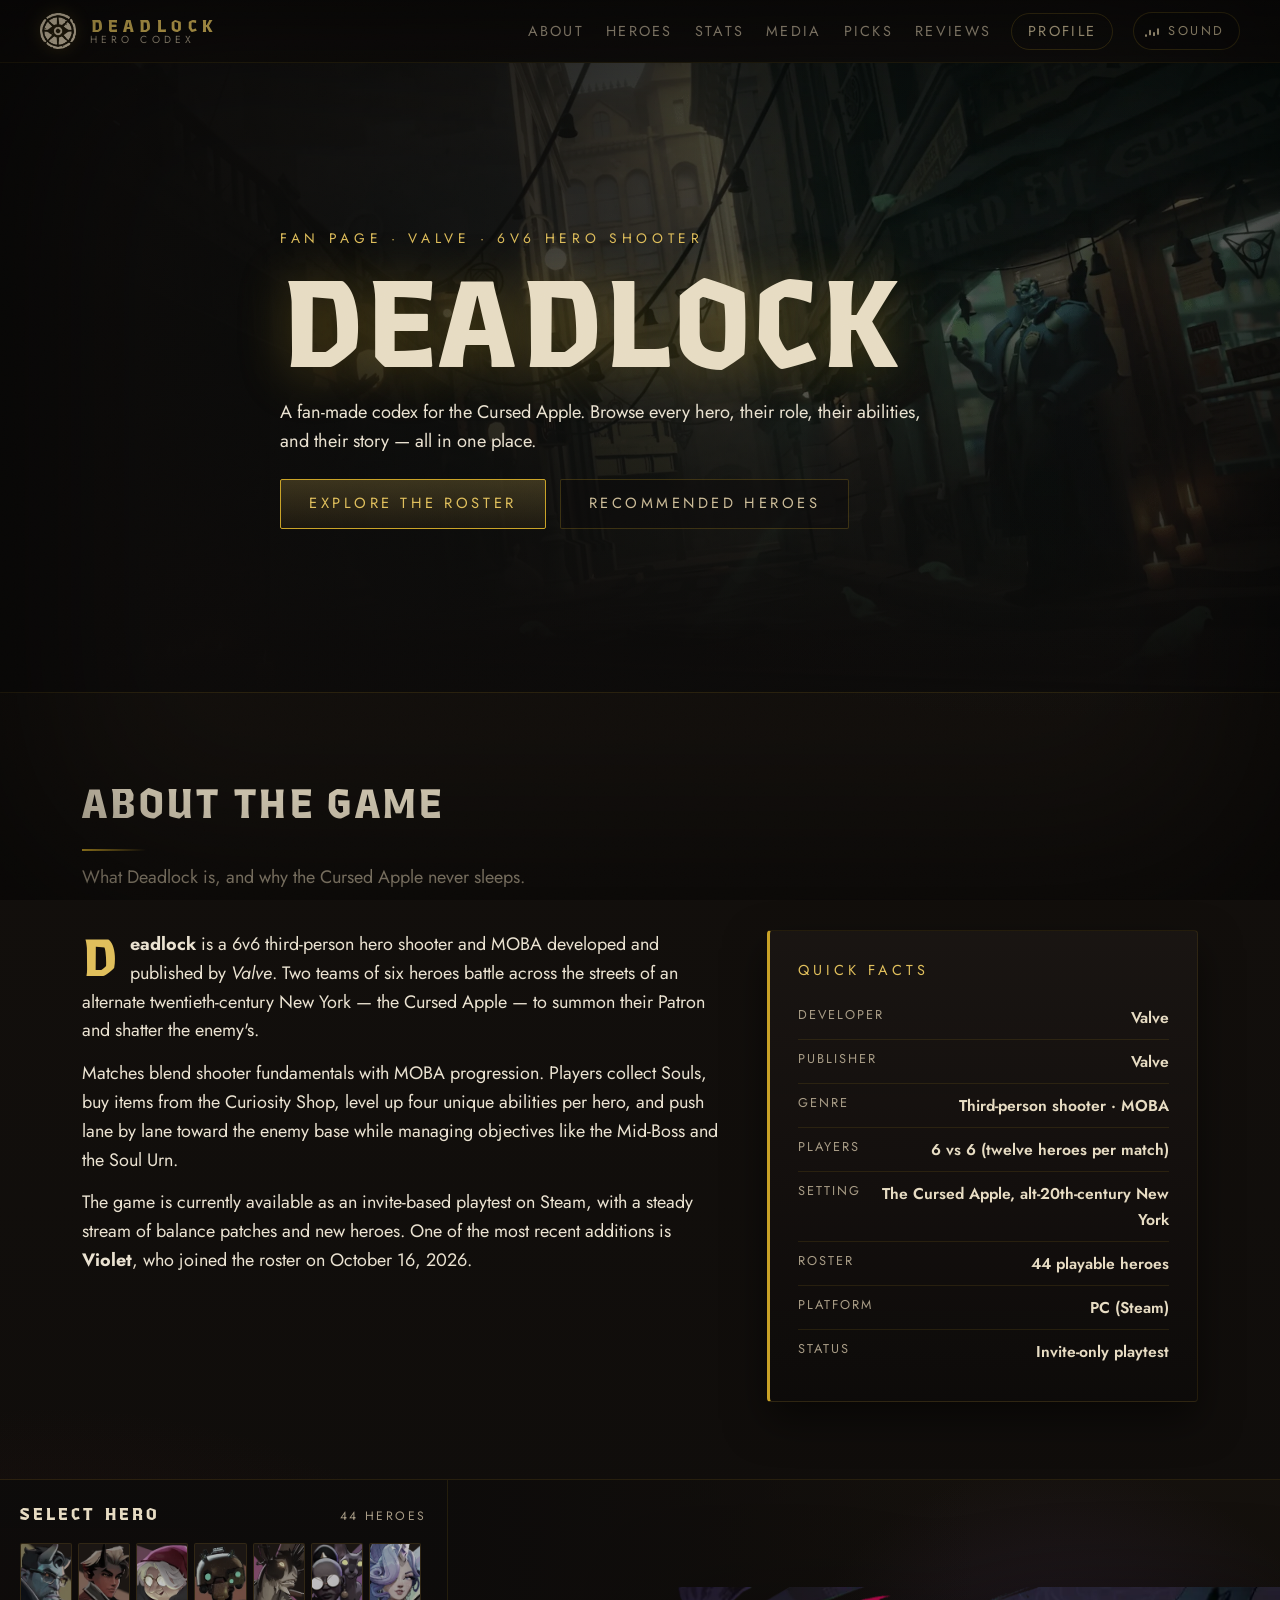
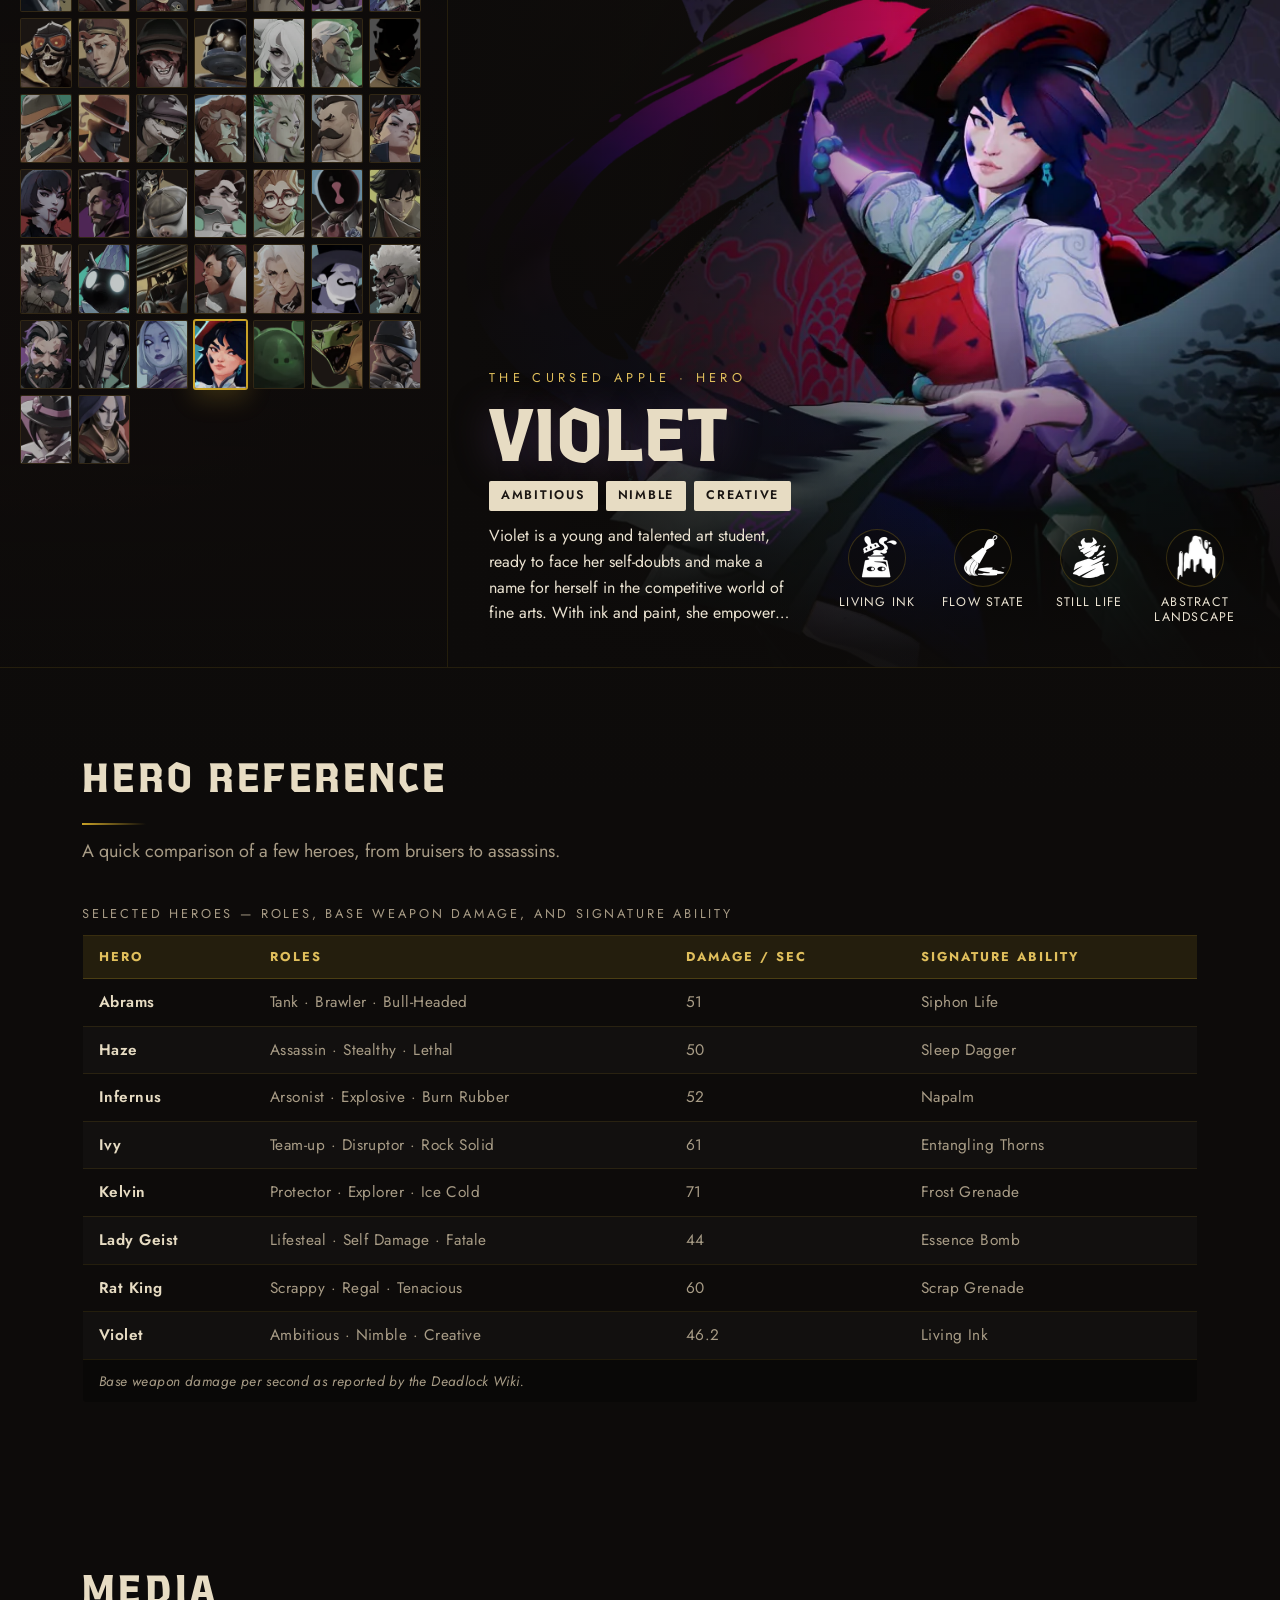
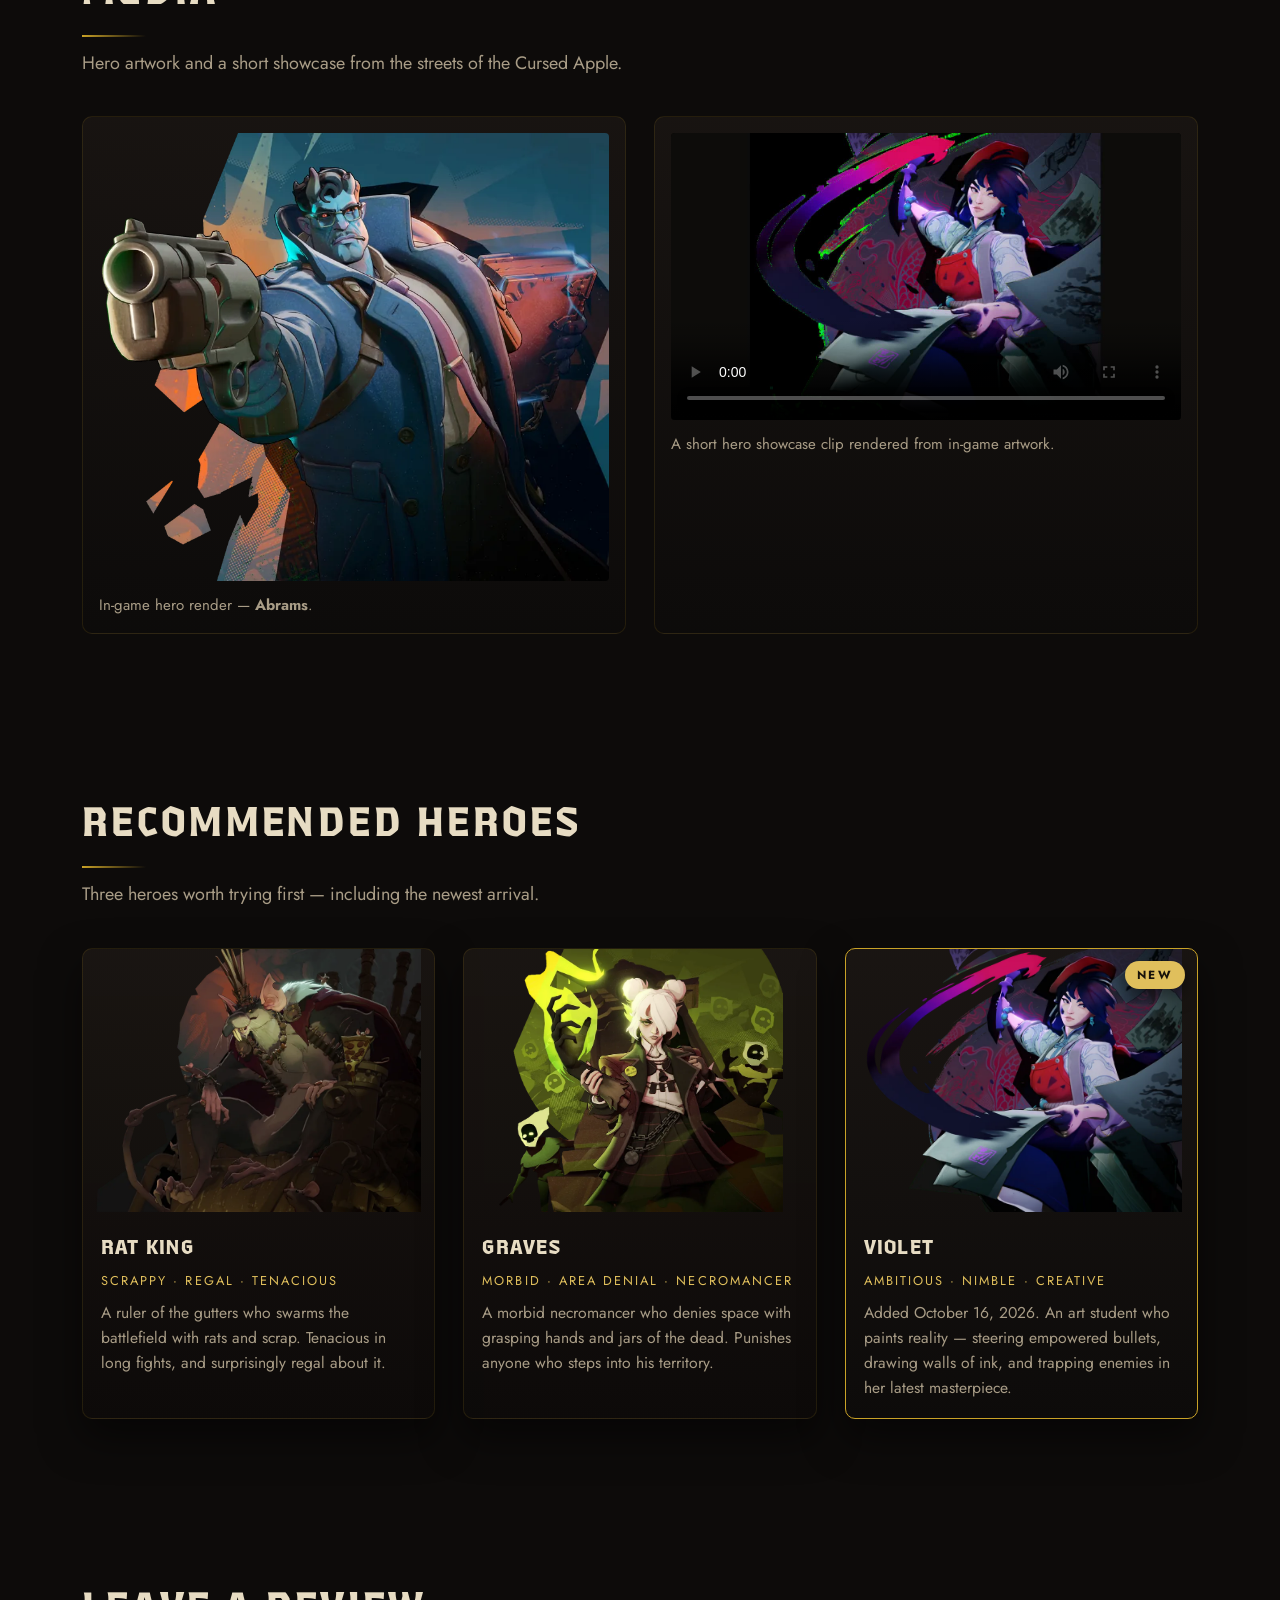
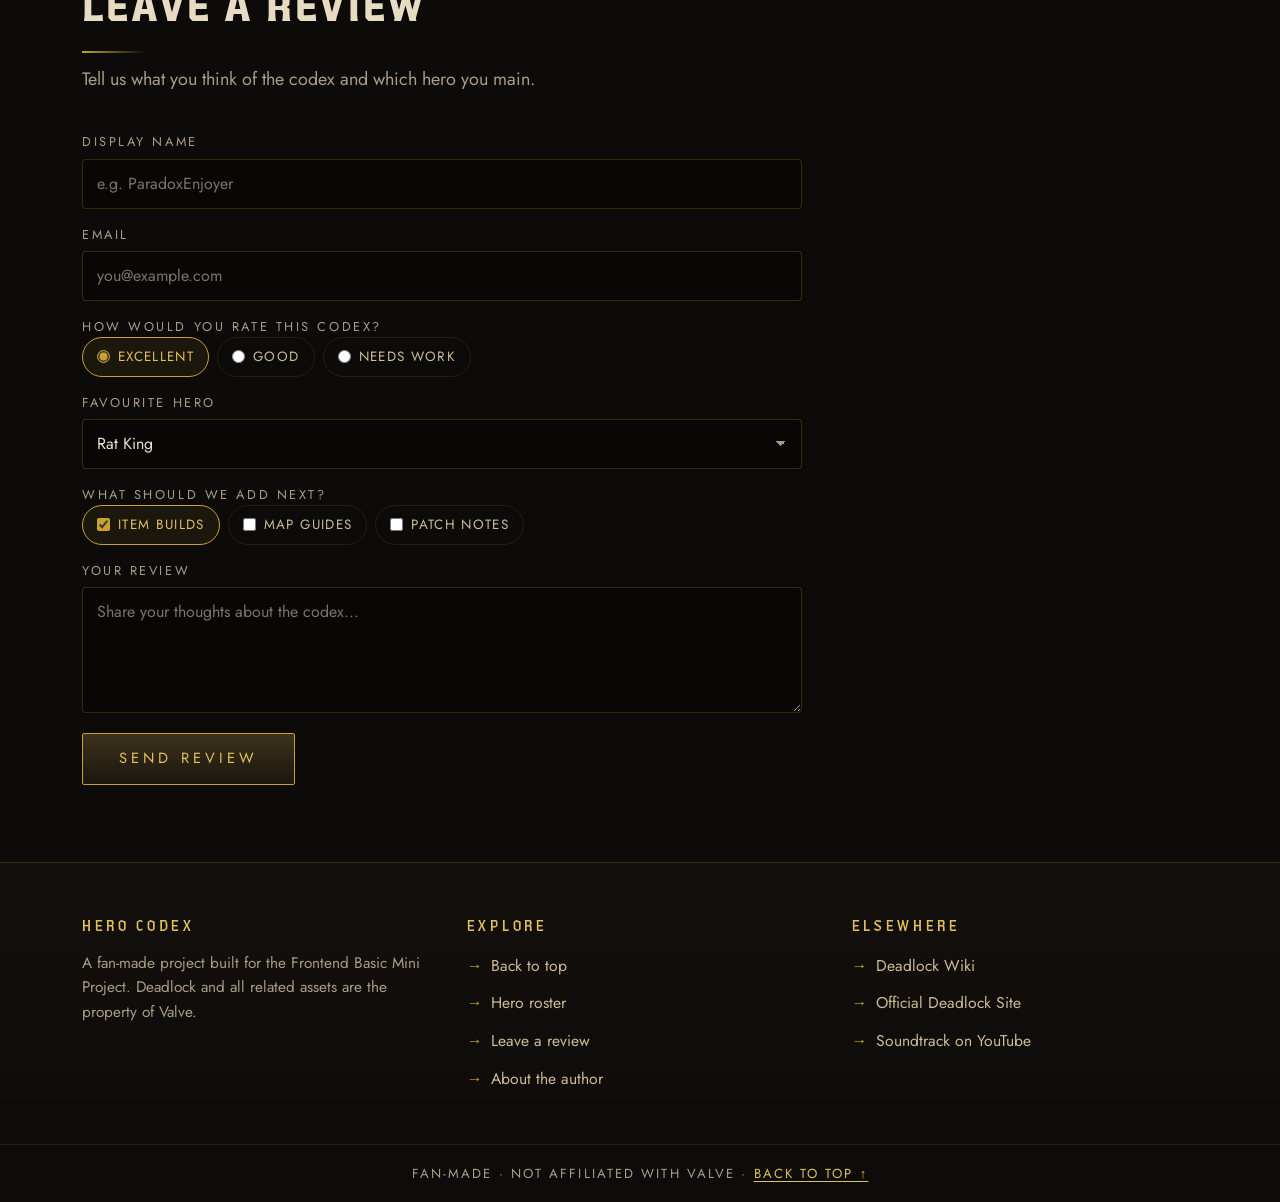
<file: index.html>
<!DOCTYPE html>
<html lang="en">
  <head>
    <meta charset="UTF-8" />
    <meta name="viewport" content="width=device-width, initial-scale=1.0" />
    <title>Deadlock — Hero Codex Fan Page</title>
    <meta
      name="description"
      content="A fan page for Deadlock by Valve: browse every hero, their roles, signature abilities, game facts, and recommended picks."
    />
    <link rel="preconnect" href="https://fonts.googleapis.com" />
    <link rel="preconnect" href="https://fonts.gstatic.com" crossorigin />
    <link
      href="https://fonts.googleapis.com/css2?family=Jost:ital,wght@0,400;0,500;0,600;0,700;1,400&display=swap"
      rel="stylesheet"
    />
    <link rel="icon" href="assets/logo.webp" type="image/webp" />
    <link rel="stylesheet" href="css/reset.css" />
    <link rel="stylesheet" href="css/style.css" />
  </head>
  <body id="top">
    <header class="site-header">
      <a class="brand" href="#top" aria-label="Deadlock Hero Codex — back to top">
        <img class="brand__mark" src="assets/logo.webp" alt="" aria-hidden="true" />
        <span class="brand__text">
          <span class="brand__word">Deadlock</span>
          <span class="brand__sub">Hero Codex</span>
        </span>
      </a>

      <nav class="site-nav" aria-label="Main navigation">
        <a class="site-nav__link" href="#about">About</a>
        <a class="site-nav__link" href="#roster">Heroes</a>
        <a class="site-nav__link" href="#stats">Stats</a>
        <a class="site-nav__link" href="#media">Media</a>
        <a class="site-nav__link" href="#picks">Picks</a>
        <a class="site-nav__link" href="#review">Reviews</a>
        <a class="site-nav__link site-nav__link--cta" href="profile.html">Profile</a>
      </nav>

      <button
        class="bgm-toggle"
        id="bgm-toggle"
        type="button"
        aria-pressed="false"
        aria-label="Toggle background music"
      >
        <span class="bgm-toggle__bars" aria-hidden="true"><i></i><i></i><i></i><i></i></span>
        <span class="bgm-toggle__label">Sound</span>
      </button>
    </header>

    <main>
      <section class="hero" aria-label="Introduction">
        <div class="hero__bg" aria-hidden="true">
          <img src="assets/third-eye-supply.webp" alt="" />
        </div>
        <div class="hero__content">
          <p class="hero__eyebrow">Fan Page · Valve · 6v6 Hero Shooter</p>
          <h1 class="hero__title">Deadlock</h1>
          <p class="hero__tagline">
            A fan-made codex for the Cursed Apple. Browse every hero, their role, their abilities, and
            their story — all in one place.
          </p>
          <div class="hero__actions">
            <a class="btn" href="#roster">Explore the Roster</a>
            <a class="btn btn--ghost" href="#picks">Recommended Heroes</a>
          </div>
        </div>
      </section>

      <section class="section" id="about">
        <header class="section__head">
          <h2 class="section__title">About the Game</h2>
          <p class="section__sub">What Deadlock is, and why the Cursed Apple never sleeps.</p>
        </header>

        <div class="about">
          <div class="about__text">
            <p>
              <strong>Deadlock</strong> is a 6v6 third-person hero shooter and MOBA developed and published
              by <em>Valve</em>. Two teams of six heroes battle across the streets of an alternate
              twentieth-century New York — the Cursed Apple — to summon their Patron and shatter the
              enemy's.
            </p>
            <p>
              Matches blend shooter fundamentals with MOBA progression. Players collect Souls, buy items
              from the Curiosity Shop, level up four unique abilities per hero, and push lane by lane
              toward the enemy base while managing objectives like the Mid-Boss and the Soul Urn.
            </p>
            <p>
              The game is currently available as an invite-based playtest on Steam, with a steady stream of
              balance patches and new heroes. One of the most recent additions is
              <strong>Violet</strong>, who joined the roster on October 16, 2026.
            </p>
          </div>

          <aside class="about__facts" aria-label="Quick facts">
            <h3 class="about__facts-title">Quick Facts</h3>
            <ul class="fact-list">
              <li><span>Developer</span><b>Valve</b></li>
              <li><span>Publisher</span><b>Valve</b></li>
              <li><span>Genre</span><b>Third-person shooter · MOBA</b></li>
              <li><span>Players</span><b>6 vs 6 (twelve heroes per match)</b></li>
              <li><span>Setting</span><b>The Cursed Apple, alt-20th-century New York</b></li>
              <li><span>Roster</span><b>44 playable heroes</b></li>
              <li><span>Platform</span><b>PC (Steam)</b></li>
              <li><span>Status</span><b>Invite-only playtest</b></li>
            </ul>
          </aside>
        </div>
      </section>

      <section class="select" id="roster">
        <div class="select__side">
          <header class="select__head">
            <h2 class="select__title">Select Hero</h2>
            <span class="select__count">44 Heroes</span>
          </header>

          <ul class="roster__grid" id="roster-list">
            <li class="roster__cell"><button type="button" class="hero-tile" data-slug="abrams" aria-pressed="false" title="Abrams"><img src="character/abrams.webp" alt="Abrams" width="300" height="400" loading="lazy" /></button></li>
            <li class="roster__cell"><button type="button" class="hero-tile" data-slug="apollo" aria-pressed="false" title="Apollo"><img src="character/apollo.webp" alt="Apollo" width="300" height="400" loading="lazy" /></button></li>
            <li class="roster__cell"><button type="button" class="hero-tile" data-slug="baba" aria-pressed="false" title="Baba"><img src="character/baba.webp" alt="Baba" width="300" height="400" loading="lazy" /></button></li>
            <li class="roster__cell"><button type="button" class="hero-tile" data-slug="bebop" aria-pressed="false" title="Bebop"><img src="character/bebop.webp" alt="Bebop" width="300" height="400" loading="lazy" /></button></li>
            <li class="roster__cell"><button type="button" class="hero-tile" data-slug="billy" aria-pressed="false" title="Billy"><img src="character/billy.webp" alt="Billy" width="300" height="400" loading="lazy" /></button></li>
            <li class="roster__cell"><button type="button" class="hero-tile" data-slug="calico" aria-pressed="false" title="Calico"><img src="character/calico.webp" alt="Calico" width="300" height="400" loading="lazy" /></button></li>
            <li class="roster__cell"><button type="button" class="hero-tile" data-slug="celeste" aria-pressed="false" title="Celeste"><img src="character/celeste.webp" alt="Celeste" width="300" height="400" loading="lazy" /></button></li>
            <li class="roster__cell"><button type="button" class="hero-tile" data-slug="deadman-danny" aria-pressed="false" title="Deadman Danny"><img src="character/deadman-danny.webp" alt="Deadman Danny" width="300" height="400" loading="lazy" /></button></li>
            <li class="roster__cell"><button type="button" class="hero-tile" data-slug="the-doorman" aria-pressed="false" title="The Doorman"><img src="character/the-doorman.webp" alt="The Doorman" width="300" height="400" loading="lazy" /></button></li>
            <li class="roster__cell"><button type="button" class="hero-tile" data-slug="drifter" aria-pressed="false" title="Drifter"><img src="character/drifter.webp" alt="Drifter" width="300" height="400" loading="lazy" /></button></li>
            <li class="roster__cell"><button type="button" class="hero-tile" data-slug="dynamo" aria-pressed="false" title="Dynamo"><img src="character/dynamo.webp" alt="Dynamo" width="300" height="400" loading="lazy" /></button></li>
            <li class="roster__cell"><button type="button" class="hero-tile" data-slug="graves" aria-pressed="false" title="Graves"><img src="character/graves.webp" alt="Graves" width="300" height="400" loading="lazy" /></button></li>
            <li class="roster__cell"><button type="button" class="hero-tile" data-slug="grey-talon" aria-pressed="false" title="Grey Talon"><img src="character/grey-talon.webp" alt="Grey Talon" width="300" height="400" loading="lazy" /></button></li>
            <li class="roster__cell"><button type="button" class="hero-tile" data-slug="haze" aria-pressed="false" title="Haze"><img src="character/haze.webp" alt="Haze" width="300" height="400" loading="lazy" /></button></li>
            <li class="roster__cell"><button type="button" class="hero-tile" data-slug="holliday" aria-pressed="false" title="Holliday"><img src="character/holliday.webp" alt="Holliday" width="300" height="400" loading="lazy" /></button></li>
            <li class="roster__cell"><button type="button" class="hero-tile" data-slug="infernus" aria-pressed="false" title="Infernus"><img src="character/infernus.webp" alt="Infernus" width="300" height="400" loading="lazy" /></button></li>
            <li class="roster__cell"><button type="button" class="hero-tile" data-slug="ivy" aria-pressed="false" title="Ivy"><img src="character/ivy.webp" alt="Ivy" width="300" height="400" loading="lazy" /></button></li>
            <li class="roster__cell"><button type="button" class="hero-tile" data-slug="kelvin" aria-pressed="false" title="Kelvin"><img src="character/kelvin.webp" alt="Kelvin" width="300" height="400" loading="lazy" /></button></li>
            <li class="roster__cell"><button type="button" class="hero-tile" data-slug="lady-geist" aria-pressed="false" title="Lady Geist"><img src="character/lady-geist.webp" alt="Lady Geist" width="300" height="400" loading="lazy" /></button></li>
            <li class="roster__cell"><button type="button" class="hero-tile" data-slug="lash" aria-pressed="false" title="Lash"><img src="character/lash.webp" alt="Lash" width="300" height="400" loading="lazy" /></button></li>
            <li class="roster__cell"><button type="button" class="hero-tile" data-slug="mcginnis" aria-pressed="false" title="McGinnis"><img src="character/mcginnis.webp" alt="McGinnis" width="300" height="400" loading="lazy" /></button></li>
            <li class="roster__cell"><button type="button" class="hero-tile" data-slug="mina" aria-pressed="false" title="Mina"><img src="character/mina.webp" alt="Mina" width="300" height="400" loading="lazy" /></button></li>
            <li class="roster__cell"><button type="button" class="hero-tile" data-slug="mirage" aria-pressed="false" title="Mirage"><img src="character/mirage.webp" alt="Mirage" width="300" height="400" loading="lazy" /></button></li>
            <li class="roster__cell"><button type="button" class="hero-tile" data-slug="mo-and-krill" aria-pressed="false" title="Mo & Krill"><img src="character/mo-and-krill.webp" alt="Mo & Krill" width="300" height="400" loading="lazy" /></button></li>
            <li class="roster__cell"><button type="button" class="hero-tile" data-slug="nurse-harrow" aria-pressed="false" title="Nurse Harrow"><img src="character/nurse-harrow.webp" alt="Nurse Harrow" width="300" height="400" loading="lazy" /></button></li>
            <li class="roster__cell"><button type="button" class="hero-tile" data-slug="paige" aria-pressed="false" title="Paige"><img src="character/paige.webp" alt="Paige" width="300" height="400" loading="lazy" /></button></li>
            <li class="roster__cell"><button type="button" class="hero-tile" data-slug="paradox" aria-pressed="false" title="Paradox"><img src="character/paradox.webp" alt="Paradox" width="300" height="400" loading="lazy" /></button></li>
            <li class="roster__cell"><button type="button" class="hero-tile" data-slug="pocket" aria-pressed="false" title="Pocket"><img src="character/pocket.webp" alt="Pocket" width="300" height="400" loading="lazy" /></button></li>
            <li class="roster__cell"><button type="button" class="hero-tile" data-slug="rat-king" aria-pressed="false" title="Rat King"><img src="character/rat-king.webp" alt="Rat King" width="300" height="400" loading="lazy" /></button></li>
            <li class="roster__cell"><button type="button" class="hero-tile" data-slug="rem" aria-pressed="false" title="Rem"><img src="character/rem.webp" alt="Rem" width="300" height="400" loading="lazy" /></button></li>
            <li class="roster__cell"><button type="button" class="hero-tile" data-slug="seven" aria-pressed="false" title="Seven"><img src="character/seven.webp" alt="Seven" width="300" height="400" loading="lazy" /></button></li>
            <li class="roster__cell"><button type="button" class="hero-tile" data-slug="shiv" aria-pressed="false" title="Shiv"><img src="character/shiv.webp" alt="Shiv" width="300" height="400" loading="lazy" /></button></li>
            <li class="roster__cell"><button type="button" class="hero-tile" data-slug="silver" aria-pressed="false" title="Silver"><img src="character/silver.webp" alt="Silver" width="300" height="400" loading="lazy" /></button></li>
            <li class="roster__cell"><button type="button" class="hero-tile" data-slug="sinclair" aria-pressed="false" title="Sinclair"><img src="character/sinclair.webp" alt="Sinclair" width="300" height="400" loading="lazy" /></button></li>
            <li class="roster__cell"><button type="button" class="hero-tile" data-slug="solomon" aria-pressed="false" title="Solomon"><img src="character/solomon.webp" alt="Solomon" width="300" height="400" loading="lazy" /></button></li>
            <li class="roster__cell"><button type="button" class="hero-tile" data-slug="venator" aria-pressed="false" title="Venator"><img src="character/venator.webp" alt="Venator" width="300" height="400" loading="lazy" /></button></li>
            <li class="roster__cell"><button type="button" class="hero-tile" data-slug="victor" aria-pressed="false" title="Victor"><img src="character/victor.webp" alt="Victor" width="300" height="400" loading="lazy" /></button></li>
            <li class="roster__cell"><button type="button" class="hero-tile" data-slug="vindicta" aria-pressed="false" title="Vindicta"><img src="character/vindicta.webp" alt="Vindicta" width="300" height="400" loading="lazy" /></button></li>
            <li class="roster__cell"><button type="button" class="hero-tile is-active" data-slug="violet" aria-pressed="true" title="Violet"><img src="character/violet.webp" alt="Violet" width="300" height="400" loading="lazy" /></button></li>
            <li class="roster__cell"><button type="button" class="hero-tile" data-slug="viscous" aria-pressed="false" title="Viscous"><img src="character/viscous.webp" alt="Viscous" width="300" height="400" loading="lazy" /></button></li>
            <li class="roster__cell"><button type="button" class="hero-tile" data-slug="vyper" aria-pressed="false" title="Vyper"><img src="character/vyper.webp" alt="Vyper" width="300" height="400" loading="lazy" /></button></li>
            <li class="roster__cell"><button type="button" class="hero-tile" data-slug="warden" aria-pressed="false" title="Warden"><img src="character/warden.webp" alt="Warden" width="300" height="400" loading="lazy" /></button></li>
            <li class="roster__cell"><button type="button" class="hero-tile" data-slug="wraith" aria-pressed="false" title="Wraith"><img src="character/wraith.webp" alt="Wraith" width="300" height="400" loading="lazy" /></button></li>
            <li class="roster__cell"><button type="button" class="hero-tile" data-slug="yamato" aria-pressed="false" title="Yamato"><img src="character/yamato.webp" alt="Yamato" width="300" height="400" loading="lazy" /></button></li>
          </ul>
        </div>

        <div class="select__stage" id="hero-stage" style="--accent: #6a4a8a">
          <img
            class="select__art"
            id="hero-art"
            src="character/violet-render.webp"
            alt="Violet, in-game render"
          />

          <div class="select__info" aria-live="polite">
            <div class="select__text">
              <p class="select__eyebrow">The Cursed Apple · Hero</p>
              <h3 class="select__name" id="hero-name">Violet</h3>
              <ul class="role-tags" id="hero-roles">
                <li>Ambitious</li>
                <li>Nimble</li>
                <li>Creative</li>
              </ul>
              <p class="select__lore" id="hero-lore">
                Violet is a young and talented art student, ready to face her self-doubts and make a name
                for herself in the competitive world of fine arts. With ink and paint, she empowers her
                allies with one stroke while disrupting her foes with another.
              </p>
            </div>

            <ul class="ability-icons" id="hero-abilities">
              <li class="ability-icon">
                <span class="ability-icon__glyph">
                  <img src="assets/icons/violet-1.webp" alt="" width="90" height="90" />
                </span>
                <span class="ability-icon__name">Living Ink</span>
              </li>
              <li class="ability-icon">
                <span class="ability-icon__glyph">
                  <img src="assets/icons/violet-2.webp" alt="" width="90" height="90" />
                </span>
                <span class="ability-icon__name">Flow State</span>
              </li>
              <li class="ability-icon">
                <span class="ability-icon__glyph">
                  <img src="assets/icons/violet-3.webp" alt="" width="90" height="90" />
                </span>
                <span class="ability-icon__name">Still Life</span>
              </li>
              <li class="ability-icon">
                <span class="ability-icon__glyph">
                  <img src="assets/icons/violet-4.webp" alt="" width="90" height="90" />
                </span>
                <span class="ability-icon__name">Abstract Landscape</span>
              </li>
            </ul>
          </div>
        </div>
      </section>

      <section class="section" id="stats">
        <header class="section__head">
          <h2 class="section__title">Hero Reference</h2>
          <p class="section__sub">A quick comparison of a few heroes, from bruisers to assassins.</p>
        </header>

        <table class="stat-table">
          <caption>Selected heroes — roles, base weapon damage, and signature ability</caption>
          <thead>
            <tr>
              <th scope="col">Hero</th>
              <th scope="col">Roles</th>
              <th scope="col">Damage / sec</th>
              <th scope="col">Signature ability</th>
            </tr>
          </thead>
          <tbody>
            <tr><th scope="row">Abrams</th><td>Tank · Brawler · Bull-Headed</td><td>51</td><td>Siphon Life</td></tr>
            <tr><th scope="row">Haze</th><td>Assassin · Stealthy · Lethal</td><td>50</td><td>Sleep Dagger</td></tr>
            <tr><th scope="row">Infernus</th><td>Arsonist · Explosive · Burn Rubber</td><td>52</td><td>Napalm</td></tr>
            <tr><th scope="row">Ivy</th><td>Team-up · Disruptor · Rock Solid</td><td>61</td><td>Entangling Thorns</td></tr>
            <tr><th scope="row">Kelvin</th><td>Protector · Explorer · Ice Cold</td><td>71</td><td>Frost Grenade</td></tr>
            <tr><th scope="row">Lady Geist</th><td>Lifesteal · Self Damage · Fatale</td><td>44</td><td>Essence Bomb</td></tr>
            <tr><th scope="row">Rat King</th><td>Scrappy · Regal · Tenacious</td><td>60</td><td>Scrap Grenade</td></tr>
            <tr><th scope="row">Violet</th><td>Ambitious · Nimble · Creative</td><td>46.2</td><td>Living Ink</td></tr>
          </tbody>
          <tfoot>
            <tr>
              <td colspan="4">Base weapon damage per second as reported by the Deadlock Wiki.</td>
            </tr>
          </tfoot>
        </table>
      </section>

      <section class="section" id="media">
        <header class="section__head">
          <h2 class="section__title">Media</h2>
          <p class="section__sub">Hero artwork and a short showcase from the streets of the Cursed Apple.</p>
        </header>

        <div class="media">
          <figure class="media__item">
            <img src="character/abrams-render.webp" alt="In-game render of Abrams, the detective hero" />
            <figcaption>In-game hero render — <strong>Abrams</strong>.</figcaption>
          </figure>

          <figure class="media__item media__item--video">
            <video
              class="media__video"
              controls
              preload="metadata"
              poster="video/hero-showcase-poster.jpg"
            >
              <source src="video/hero-showcase.mp4" type="video/mp4" />
              Your browser does not support the video tag.
            </video>
            <figcaption>A short hero showcase clip rendered from in-game artwork.</figcaption>
          </figure>
        </div>
      </section>

      <section class="section" id="picks">
        <header class="section__head">
          <h2 class="section__title">Recommended Heroes</h2>
          <p class="section__sub">Three heroes worth trying first — including the newest arrival.</p>
        </header>

        <div class="cards">
          <article class="card">
            <img class="card__img" src="character/rat-king-render.webp" alt="In-game render of Rat King" />
            <div class="card__body">
              <h3 class="card__title">Rat King</h3>
              <p class="card__roles">Scrappy · Regal · Tenacious</p>
              <p class="card__text">
                A ruler of the gutters who swarms the battlefield with rats and scrap. Tenacious in long
                fights, and surprisingly regal about it.
              </p>
            </div>
          </article>

          <article class="card">
            <img class="card__img" src="character/graves-render.webp" alt="In-game render of Graves" />
            <div class="card__body">
              <h3 class="card__title">Graves</h3>
              <p class="card__roles">Morbid · Area Denial · Necromancer</p>
              <p class="card__text">
                A morbid necromancer who denies space with grasping hands and jars of the dead. Punishes
                anyone who steps into his territory.
              </p>
            </div>
          </article>

          <article class="card card--new">
            <span class="card__badge">New</span>
            <img class="card__img" src="character/violet-render.webp" alt="In-game render of Violet" />
            <div class="card__body">
              <h3 class="card__title">Violet</h3>
              <p class="card__roles">Ambitious · Nimble · Creative</p>
              <p class="card__text">
                Added October 16, 2026. An art student who paints reality — steering empowered bullets,
                drawing walls of ink, and trapping enemies in her latest masterpiece.
              </p>
            </div>
          </article>
        </div>
      </section>

      <section class="section" id="review">
        <header class="section__head">
          <h2 class="section__title">Leave a Review</h2>
          <p class="section__sub">Tell us what you think of the codex and which hero you main.</p>
        </header>

        <form class="review-form" action="#" method="post">
          <div class="field">
            <label for="rv-name">Display name</label>
            <input id="rv-name" name="name" type="text" placeholder="e.g. ParadoxEnjoyer" required />
          </div>

          <div class="field">
            <label for="rv-email">Email</label>
            <input id="rv-email" name="email" type="email" placeholder="you@example.com" required />
          </div>

          <fieldset class="field">
            <legend class="field__label">How would you rate this codex?</legend>
            <div class="choice-row">
              <label class="choice"><input type="radio" name="rating" value="5" checked /> Excellent</label>
              <label class="choice"><input type="radio" name="rating" value="3" /> Good</label>
              <label class="choice"><input type="radio" name="rating" value="1" /> Needs work</label>
            </div>
          </fieldset>

          <div class="field">
            <label for="rv-fav">Favourite hero</label>
            <select id="rv-fav" name="favourite">
              <option value="rat-king">Rat King</option>
              <option value="graves">Graves</option>
              <option value="violet">Violet</option>
              <option value="abrams">Abrams</option>
              <option value="haze">Haze</option>
            </select>
          </div>

          <fieldset class="field">
            <legend class="field__label">What should we add next?</legend>
            <div class="choice-row">
              <label class="choice"><input type="checkbox" name="topics" value="items" checked /> Item builds</label>
              <label class="choice"><input type="checkbox" name="topics" value="maps" /> Map guides</label>
              <label class="choice"><input type="checkbox" name="topics" value="patches" /> Patch notes</label>
            </div>
          </fieldset>

          <div class="field">
            <label for="rv-message">Your review</label>
            <textarea id="rv-message" name="message" rows="4" placeholder="Share your thoughts about the codex..."></textarea>
          </div>

          <button class="btn-submit" type="submit">Send Review</button>
        </form>
      </section>
    </main>

    <footer class="site-footer">
      <div class="site-footer__grid">
        <div class="site-footer__col">
          <h3 class="site-footer__title">Hero Codex</h3>
          <p class="site-footer__text">
            A fan-made project built for the Frontend Basic Mini Project. Deadlock and all related assets
            are the property of Valve.
          </p>
        </div>

        <div class="site-footer__col">
          <h3 class="site-footer__title">Explore</h3>
          <ul class="footer-links">
            <li><a href="#top">Back to top</a></li>
            <li><a href="#roster">Hero roster</a></li>
            <li><a href="#review">Leave a review</a></li>
            <li><a href="profile.html">About the author</a></li>
          </ul>
        </div>

        <div class="site-footer__col">
          <h3 class="site-footer__title">Elsewhere</h3>
          <ul class="footer-links">
            <li><a href="https://deadlock.wiki/Heroes" target="_blank" rel="noopener">Deadlock Wiki</a></li>
            <li><a href="https://www.playdeadlock.com" target="_blank" rel="noopener">Official Deadlock Site</a></li>
            <li><a href="https://www.youtube.com/watch?v=WkGDC3idX1E" target="_blank" rel="noopener">Soundtrack on YouTube</a></li>
          </ul>
        </div>
      </div>

      <p class="site-footer__bar">
        Fan-made · Not affiliated with Valve · <a href="#top">Back to top ↑</a>
      </p>
    </footer>

    <audio id="bgm" src="music/theme.mp3" loop preload="metadata" hidden></audio>
    <script src="js/data.js"></script>
    <script src="js/main.js"></script>
  </body>
</html>
</file>
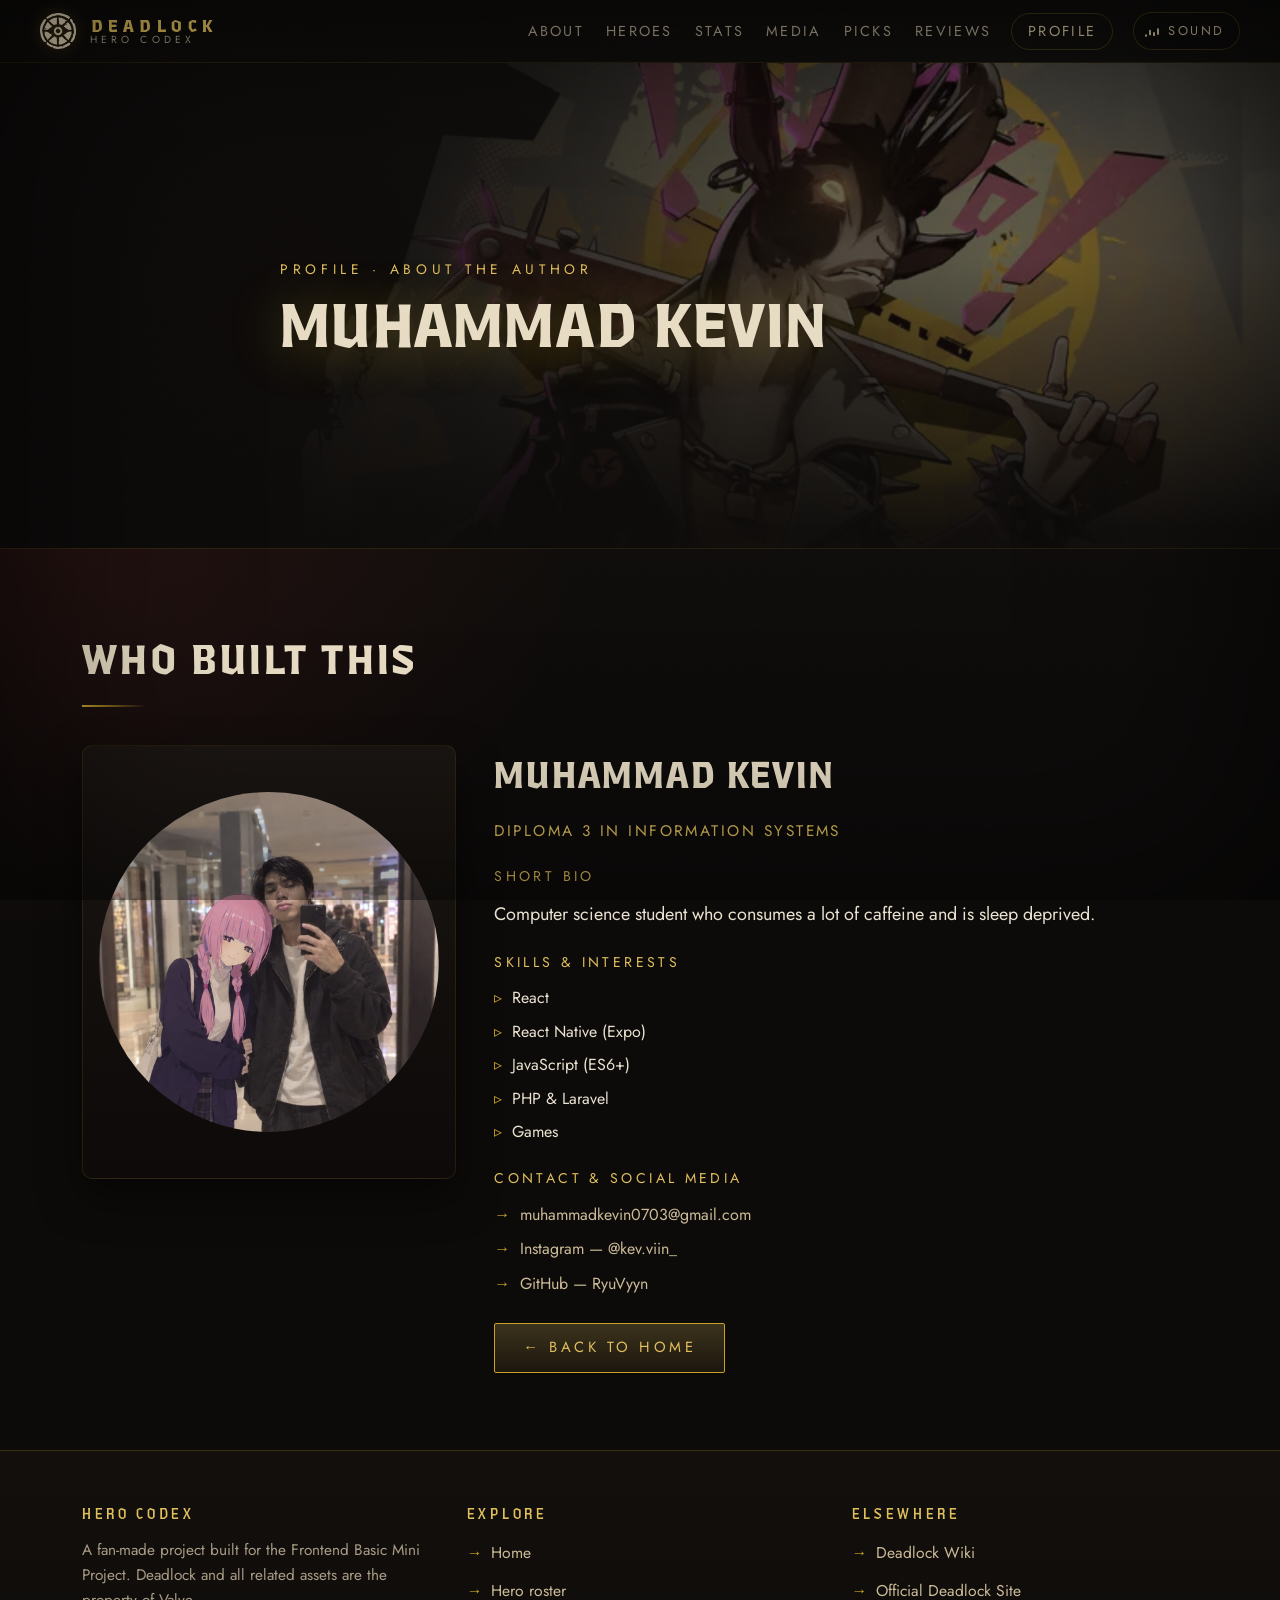
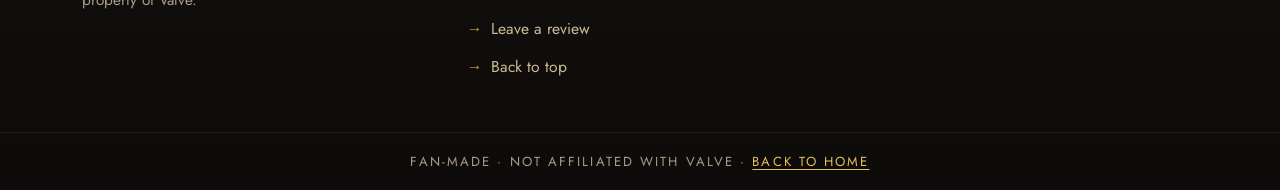
<file: profile.html>
<!DOCTYPE html>
<html lang="en">
  <head>
    <meta charset="UTF-8" />
    <meta name="viewport" content="width=device-width, initial-scale=1.0" />
    <title>About the Author — Deadlock Hero Codex</title>
    <meta
      name="description"
      content="Profile page of the author behind the Deadlock Hero Codex fan page: photo, programme of study, skills, and contact."
    />
    <link rel="preconnect" href="https://fonts.googleapis.com" />
    <link rel="preconnect" href="https://fonts.gstatic.com" crossorigin />
    <link
      href="https://fonts.googleapis.com/css2?family=Jost:ital,wght@0,400;0,500;0,600;0,700;1,400&display=swap"
      rel="stylesheet"
    />
    <link rel="icon" href="assets/logo.webp" type="image/webp" />
    <link rel="stylesheet" href="css/reset.css" />
    <link rel="stylesheet" href="css/style.css" />
  </head>
  <body id="top">
    <header class="site-header">
      <a class="brand" href="index.html" aria-label="Deadlock Hero Codex — back to home">
        <img class="brand__mark" src="assets/logo.webp" alt="" aria-hidden="true" />
        <span class="brand__text">
          <span class="brand__word">Deadlock</span>
          <span class="brand__sub">Hero Codex</span>
        </span>
      </a>

      <nav class="site-nav" aria-label="Main navigation">
        <a class="site-nav__link" href="index.html#about">About</a>
        <a class="site-nav__link" href="index.html#roster">Heroes</a>
        <a class="site-nav__link" href="index.html#stats">Stats</a>
        <a class="site-nav__link" href="index.html#media">Media</a>
        <a class="site-nav__link" href="index.html#picks">Picks</a>
        <a class="site-nav__link" href="index.html#review">Reviews</a>
        <a class="site-nav__link site-nav__link--cta" href="#profile">Profile</a>
      </nav>

      <button
        class="bgm-toggle"
        id="bgm-toggle"
        type="button"
        aria-pressed="false"
        aria-label="Toggle background music"
      >
        <span class="bgm-toggle__bars" aria-hidden="true"><i></i><i></i><i></i><i></i></span>
        <span class="bgm-toggle__label">Sound</span>
      </button>
    </header>

    <main>
      <section class="hero hero--slim" aria-label="Author introduction">
        <div class="hero__bg" aria-hidden="true">
          <img src="character/billy-render.webp" alt="" />
        </div>
        <div class="hero__content">
          <p class="hero__eyebrow">Profile · About the Author</p>
          <h1 class="hero__title">Muhammad Kevin</h1>
        </div>
      </section>

      <section class="section" id="profile">
        <header class="section__head">
          <h2 class="section__title">Who Built This</h2>
        </header>

        <div class="profile">
          <figure class="profile__photo">
            <img src="assets/avatar.jpeg" alt="Placeholder avatar of the author" width="400" height="400" />
          </figure>

          <div class="profile__body">
            <h3 class="profile__name">Muhammad Kevin</h3>
            <p class="profile__meta">Diploma 3 in Information Systems</p>

            <h4 class="profile__label">Short Bio</h4>
            <p class="profile__text">
              Computer science student who consumes a lot of caffeine and is sleep deprived.
            </p>

            <h4 class="profile__label">Skills & Interests</h4>
            <ul class="skill-list">
              <li>React</li>
              <li>React Native (Expo)</li>
              <li>JavaScript (ES6+)</li>
              <li>PHP & Laravel</li>
              <li>Games</li>
            </ul>

            <h4 class="profile__label">Contact &amp; Social Media</h4>
            <ul class="social-list">
              <li>
                <a href="mailto:muhammadkevin0703@gmail.com">muhammadkevin0703@gmail.com</a>
              </li>
              <li>
                <a href="https://www.instagram.com/kev.viin_" target="_blank" rel="noopener">
                  Instagram — @kev.viin_
                </a>
              </li>
              <li>
                <a href="https://github.com/RyuVyyn" target="_blank" rel="noopener">
                  GitHub — RyuVyyn
                </a>
              </li>
            </ul>

            <a class="btn" href="index.html">← Back to Home</a>
          </div>
        </div>
      </section>
    </main>

    <footer class="site-footer">
      <div class="site-footer__grid">
        <div class="site-footer__col">
          <h3 class="site-footer__title">Hero Codex</h3>
          <p class="site-footer__text">
            A fan-made project built for the Frontend Basic Mini Project. Deadlock and all related assets
            are the property of Valve.
          </p>
        </div>

        <div class="site-footer__col">
          <h3 class="site-footer__title">Explore</h3>
          <ul class="footer-links">
            <li><a href="index.html">Home</a></li>
            <li><a href="index.html#roster">Hero roster</a></li>
            <li><a href="index.html#review">Leave a review</a></li>
            <li><a href="#top">Back to top</a></li>
          </ul>
        </div>

        <div class="site-footer__col">
          <h3 class="site-footer__title">Elsewhere</h3>
          <ul class="footer-links">
            <li><a href="https://deadlock.wiki/Heroes" target="_blank" rel="noopener">Deadlock Wiki</a></li>
            <li><a href="https://www.playdeadlock.com" target="_blank" rel="noopener">Official Deadlock Site</a></li>
          </ul>
        </div>
      </div>

      <p class="site-footer__bar">
        Fan-made · Not affiliated with Valve · <a href="index.html">Back to Home</a>
      </p>
    </footer>

    <audio id="bgm" src="music/theme.mp3" loop preload="metadata"></audio>

    <script src="js/main.js"></script>
  </body>
</html>
</file>
<file: css/style.css>
@font-face {
  font-family: "Oracle";
  src: url("../assets/fonts/VALVEOracle-Medium.woff2") format("woff2");
  font-weight: 400;
  font-style: normal;
  font-display: swap;
}

@font-face {
  font-family: "Oracle";
  src: url("../assets/fonts/VALVEOracle-SemiBold.woff2") format("woff2");
  font-weight: 600;
  font-style: normal;
  font-display: swap;
}

:root {
  --bg: #0d0b0a;
  --bg-2: #15110d;
  --panel: #1b1613;
  --panel-2: #221b16;
  --line: rgba(201, 162, 39, 0.24);
  --line-soft: rgba(201, 162, 39, 0.12);

  --paper: #e7dcc3;
  --paper-dim: #cbbb97;
  --gold: #c9a227;
  --gold-2: #e0bf5c;
  --brass: #8a6d2f;
  --blood: #8e2b2b;

  --text: #eae2d1;
  --text-dim: #a89c86;

  --font-display: "Oracle", sans-serif;
  --font-ui: "Jost", "Segoe UI", sans-serif;
  --font-body: "Jost", "Segoe UI", sans-serif;

  --radius: 4px;
  --radius-lg: 10px;
  --shadow: 0 18px 40px rgba(0, 0, 0, 0.5);
  --ease: cubic-bezier(0.22, 0.61, 0.36, 1);
  --grain: url("data:image/svg+xml,%3Csvg xmlns='http://www.w3.org/2000/svg' width='160' height='160'%3E%3Cfilter id='n'%3E%3CfeTurbulence type='fractalNoise' baseFrequency='0.9' numOctaves='2' stitchTiles='stitch'/%3E%3C/filter%3E%3Crect width='100%25' height='100%25' filter='url(%23n)'/%3E%3C/svg%3E");
}

html {
  scroll-behavior: smooth;
  scroll-padding-top: 96px;
}

body {
  font-family: var(--font-body);
  font-size: 18px;
  font-weight: 400;
  font-synthesis-weight: none;
  line-height: 1.6;
  color: var(--text);
  background-color: var(--bg);
  background-image:
    radial-gradient(80rem 50rem at 82% 4%, rgba(47, 79, 69, 0.22), transparent 60%),
    radial-gradient(60rem 45rem at 4% 30%, rgba(142, 43, 43, 0.16), transparent 55%),
    linear-gradient(180deg, var(--bg-2), var(--bg) 40%);
}

body::before {
  content: "";
  position: fixed;
  inset: 0;
  pointer-events: none;
  z-index: 9996;
  box-shadow: inset 0 0 200px 30px rgba(0, 0, 0, 0.6);
}

body::after {
  content: "";
  position: fixed;
  inset: 0;
  background-image: var(--grain);
  opacity: 0.05;
  pointer-events: none;
  z-index: 9997;
  mix-blend-mode: overlay;
}

.site-header {
  position: sticky;
  top: 0;
  z-index: 50;
  display: flex;
  align-items: center;
  gap: 20px;
  padding: 12px clamp(16px, 4vw, 40px);
  background: linear-gradient(180deg, rgba(13, 11, 10, 0.96), rgba(13, 11, 10, 0.78));
  backdrop-filter: blur(10px);
  border-bottom: 1px solid var(--line-soft);
}

.brand {
  display: flex;
  align-items: center;
  gap: 12px;
  flex: none;
}

.brand__mark {
  width: 36px;
  height: 36px;
  flex: none;
  filter: drop-shadow(0 0 8px rgba(201, 162, 39, 0.35));
}

.brand__text {
  display: flex;
  flex-direction: column;
  line-height: 1;
}

.brand__word {
  font-family: var(--font-display);
  font-weight: 800;
  font-size: 1.14rem;
  letter-spacing: 0.3em;
  color: var(--gold-2);
  text-transform: uppercase;
  transform: translateX(0.15em);
}

.brand__sub {
  font-family: var(--font-ui);
  font-size: 0.64rem;
  letter-spacing: 0.4em;
  text-transform: uppercase;
  color: var(--text-dim);
  transform: translateX(0.19em);
}

.site-nav {
  margin-left: auto;
  display: flex;
  align-items: center;
  gap: clamp(8px, 1.4vw, 18px);
  flex-wrap: wrap;
  justify-content: flex-end;
}

.site-nav__link {
  position: relative;
  padding: 4px 2px;
  font-family: var(--font-ui);
  font-size: 0.9rem;
  letter-spacing: 0.16em;
  text-transform: uppercase;
  color: var(--text-dim);
  transition: color 0.25s var(--ease);
}

.site-nav__link::after {
  content: "";
  position: absolute;
  left: 0;
  bottom: -2px;
  width: 100%;
  height: 1px;
  background: var(--gold);
  transform: scaleX(0);
  transform-origin: left;
  transition: transform 0.3s var(--ease);
}

.site-nav__link:hover,
.site-nav__link:focus-visible {
  color: var(--gold-2);
}

.site-nav__link:hover::after,
.site-nav__link:focus-visible::after {
  transform: scaleX(1);
}

.site-nav__link--cta {
  padding: 6px 16px;
  border: 1px solid var(--line);
  border-radius: 999px;
  color: var(--paper-dim);
}

.site-nav__link--cta:hover,
.site-nav__link--cta:focus-visible {
  border-color: var(--gold);
  background: rgba(201, 162, 39, 0.12);
}

.site-nav__link--cta::after {
  display: none;
}

.bgm-toggle {
  display: inline-flex;
  align-items: center;
  gap: 9px;
  flex: none;
  padding: 8px 14px 8px 11px;
  border: 1px solid var(--line);
  border-radius: 999px;
  background: rgba(13, 11, 10, 0.6);
  color: var(--paper-dim);
  font-family: var(--font-ui);
  font-size: 0.8rem;
  letter-spacing: 0.2em;
  text-transform: uppercase;
  transition: border-color 0.25s, color 0.25s, background 0.25s;
}

.bgm-toggle:hover,
.bgm-toggle:focus-visible {
  border-color: var(--gold);
  color: var(--gold-2);
  background: rgba(201, 162, 39, 0.14);
}

.bgm-toggle__bars {
  display: inline-flex;
  align-items: flex-end;
  gap: 2px;
  height: 14px;
}

.bgm-toggle__bars i {
  width: 2px;
  height: 5px;
  background: currentColor;
  border-radius: 1px;
  transform: scaleY(0.5);
  animation: eq 0.9s var(--ease) infinite alternate;
  animation-play-state: paused;
}

.bgm-toggle__bars i:nth-child(2) {
  animation-delay: 0.15s;
  height: 11px;
}

.bgm-toggle__bars i:nth-child(3) {
  animation-delay: 0.3s;
  height: 8px;
}

.bgm-toggle__bars i:nth-child(4) {
  animation-delay: 0.45s;
  height: 13px;
}

.bgm-toggle.is-playing {
  border-color: var(--gold);
  color: var(--gold-2);
}

.bgm-toggle.is-playing .bgm-toggle__bars i {
  animation-play-state: running;
}

@keyframes eq {
  from {
    transform: scaleY(0.4);
  }
  to {
    transform: scaleY(1.15);
  }
}

.hero {
  position: relative;
  display: flex;
  align-items: center;
  min-height: 70vh;
  padding: clamp(60px, 9vh, 100px) clamp(16px, 4vw, 40px);
  overflow: hidden;
  border-bottom: 1px solid var(--line-soft);
}

.hero--slim {
  min-height: 54vh;
}

.hero--slim .hero__title {
  font-size: clamp(2.2rem, 5.4vw, 4rem);
  letter-spacing: 0.02em;
}

.hero__bg {
  position: absolute;
  inset: 0;
  z-index: 0;
}

.hero__bg img {
  width: 100%;
  height: 100%;
  object-fit: cover;
  object-position: 72% 22%;
  filter: saturate(0.85) brightness(0.72);
}

.hero::after {
  content: "";
  position: absolute;
  inset: 0;
  z-index: 1;
  background:
    linear-gradient(90deg, rgba(13, 11, 10, 0.96) 8%, rgba(13, 11, 10, 0.6) 46%, rgba(13, 11, 10, 0.15) 78%),
    linear-gradient(0deg, rgba(13, 11, 10, 0.95) 4%, rgba(13, 11, 10, 0.2) 60%);
}

.hero__content {
  position: relative;
  z-index: 2;
  width: min(1180px, 100%);
  margin-inline: auto;
  display: flex;
  flex-direction: column;
  gap: 16px;
  max-width: 720px;
}

.hero__eyebrow {
  font-family: var(--font-ui);
  font-size: 0.86rem;
  letter-spacing: 0.34em;
  text-transform: uppercase;
  color: var(--gold-2);
}

.hero__title {
  font-family: var(--font-display);
  font-weight: 900;
  font-size: clamp(3.2rem, 11vw, 8rem);
  line-height: 0.9;
  letter-spacing: 0.03em;
  text-transform: uppercase;
  color: var(--paper);
  text-shadow: 0 4px 50px rgba(201, 162, 39, 0.35);
}

.hero__tagline {
  max-width: 60ch;
  font-size: 1.14rem;
  color: var(--text);
}

.hero__actions {
  display: flex;
  flex-wrap: wrap;
  gap: 14px;
  margin-top: 8px;
}

.btn {
  display: inline-flex;
  align-items: center;
  justify-content: center;
  gap: 8px;
  padding: 12px 28px;
  border: 1px solid var(--gold);
  border-radius: 2px;
  background: linear-gradient(180deg, rgba(224, 191, 92, 0.22), rgba(138, 109, 47, 0.12));
  color: var(--gold-2);
  font-family: var(--font-ui);
  font-size: 0.92rem;
  letter-spacing: 0.24em;
  text-transform: uppercase;
  transition: color 0.3s, box-shadow 0.3s, transform 0.2s var(--ease), border-color 0.3s;
}

.btn:hover,
.btn:focus-visible {
  color: #17120a;
  border-color: var(--gold-2);
  background: linear-gradient(180deg, var(--gold-2), var(--brass));
  box-shadow: 0 10px 30px rgba(201, 162, 39, 0.28);
}

.btn:active {
  transform: translateY(1px);
}

.btn--ghost {
  border-color: var(--line);
  background: rgba(13, 11, 10, 0.5);
  color: var(--paper-dim);
}

.btn--ghost:hover,
.btn--ghost:focus-visible {
  background: rgba(201, 162, 39, 0.14);
  color: var(--gold-2);
}

.section {
  width: min(1180px, 100%);
  margin-inline: auto;
  padding: clamp(44px, 6vw, 88px) clamp(16px, 4vw, 32px);
}

.section__head {
  margin-bottom: clamp(22px, 3vw, 40px);
}

.section__title {
  font-family: var(--font-display);
  font-weight: 800;
  font-size: clamp(1.7rem, 3.6vw, 2.6rem);
  letter-spacing: 0.08em;
  text-transform: uppercase;
  color: var(--paper);
}

.section__title::after {
  content: "";
  display: block;
  width: 64px;
  height: 2px;
  margin-top: 12px;
  background: linear-gradient(90deg, var(--gold), transparent);
}

.section__sub {
  margin-top: 12px;
  max-width: 70ch;
  color: var(--text-dim);
}

.about {
  display: grid;
  grid-template-columns: minmax(0, 1.5fr) minmax(0, 1fr);
  gap: clamp(20px, 3vw, 44px);
  align-items: start;
}

.about__text p + p {
  margin-top: 14px;
}

.about__text p:first-of-type::first-letter {
  float: left;
  padding: 6px 12px 0 0;
  font-family: var(--font-display);
  font-size: 3.4rem;
  line-height: 0.8;
  color: var(--gold-2);
}

.about__facts {
  padding: clamp(18px, 2.4vw, 28px);
  border: 1px solid var(--line-soft);
  border-left: 3px solid var(--gold);
  border-radius: var(--radius);
  background: linear-gradient(180deg, rgba(27, 22, 19, 0.9), rgba(13, 11, 10, 0.85));
  box-shadow: var(--shadow);
}

.about__facts-title {
  margin-bottom: 14px;
  font-family: var(--font-ui);
  font-size: 0.9rem;
  letter-spacing: 0.28em;
  text-transform: uppercase;
  color: var(--gold-2);
}

.fact-list li {
  display: flex;
  justify-content: space-between;
  gap: 16px;
  padding: 9px 0;
  font-size: 0.98rem;
}

.fact-list li + li {
  border-top: 1px solid var(--line-soft);
}

.fact-list span {
  color: var(--text-dim);
  text-transform: uppercase;
  font-family: var(--font-ui);
  font-size: 0.8rem;
  letter-spacing: 0.16em;
}

.fact-list b {
  text-align: right;
  color: var(--paper);
  font-weight: 600;
}

.select {
  display: grid;
  grid-template-columns: clamp(300px, 35%, 500px) minmax(0, 1fr);
  height: calc(100vh - 111px);
  height: calc(100svh - 111px);
  min-height: 540px;
  border-block: 1px solid var(--line-soft);
}

.select__side {
  display: flex;
  flex-direction: column;
  gap: 14px;
  min-height: 0;
  padding: clamp(16px, 1.6vw, 24px);
  border-right: 1px solid var(--line-soft);
  background: linear-gradient(180deg, rgba(13, 11, 10, 0.94), rgba(13, 11, 10, 0.78));
}

.select__head {
  display: flex;
  align-items: baseline;
  justify-content: space-between;
  gap: 12px;
}

.select__title {
  font-family: var(--font-display);
  font-weight: 800;
  font-size: clamp(1rem, 1.4vw, 1.2rem);
  letter-spacing: 0.2em;
  text-transform: uppercase;
  color: var(--paper);
}

.select__count {
  font-family: var(--font-ui);
  font-size: 0.76rem;
  letter-spacing: 0.2em;
  text-transform: uppercase;
  color: var(--text-dim);
}

.roster__grid {
  flex: 1;
  min-height: 0;
  display: grid;
  grid-template-columns: repeat(auto-fill, minmax(52px, 1fr));
  gap: 6px;
  align-content: start;
  overflow-y: auto;
  padding-right: 6px;
  -webkit-mask-image: linear-gradient(to bottom, #000 calc(100% - 26px), transparent);
  mask-image: linear-gradient(to bottom, #000 calc(100% - 26px), transparent);
  scrollbar-width: thin;
  scrollbar-color: var(--brass) transparent;
}

.roster__grid::-webkit-scrollbar {
  width: 8px;
}

.roster__grid::-webkit-scrollbar-thumb {
  background: var(--brass);
  border-radius: 4px;
}

.roster__cell {
  min-width: 0;
}

.hero-tile {
  position: relative;
  display: block;
  width: 100%;
  aspect-ratio: 3 / 4;
  border: 1px solid var(--line-soft);
  border-radius: 2px;
  overflow: hidden;
  background: var(--panel);
  transition: transform 0.2s var(--ease), border-color 0.2s, box-shadow 0.2s;
}

.hero-tile img {
  width: 100%;
  height: 100%;
  object-fit: cover;
  object-position: top center;
  filter: grayscale(0.5) brightness(0.78);
  transition: filter 0.3s, transform 0.45s var(--ease);
}

.hero-tile:hover {
  transform: translateY(-2px);
  border-color: var(--line);
}

.hero-tile:hover img {
  filter: grayscale(0) brightness(1);
  transform: scale(1.05);
}

.hero-tile.is-active {
  border-color: var(--gold);
  box-shadow: 0 0 0 1px var(--gold), 0 10px 24px rgba(201, 162, 39, 0.22);
}

.hero-tile.is-active img {
  filter: grayscale(0) brightness(1.02);
}

.select__stage {
  position: relative;
  overflow: hidden;
  min-width: 0;
  background:
    radial-gradient(48% 46% at 74% 30%, color-mix(in srgb, var(--accent, #c9a227) 22%, transparent), transparent 70%),
    linear-gradient(180deg, rgba(21, 17, 13, 0.9), rgba(13, 11, 10, 0.98));
}

.select__stage::after {
  content: "";
  position: absolute;
  inset: 0;
  z-index: 1;
  pointer-events: none;
  background:
    linear-gradient(90deg, rgba(13, 11, 10, 0.95) 2%, rgba(13, 11, 10, 0.6) 32%, rgba(13, 11, 10, 0) 64%),
    linear-gradient(0deg, rgba(13, 11, 10, 0.94) 2%, rgba(13, 11, 10, 0) 44%);
}

.select__art {
  position: absolute;
  inset: 0;
  width: 100%;
  height: 100%;
  object-fit: contain;
  object-position: 100% 100%;
  filter: drop-shadow(0 24px 46px rgba(0, 0, 0, 0.6));
}

.select__info {
  position: absolute;
  inset: auto 0 0 0;
  z-index: 2;
  display: flex;
  align-items: flex-end;
  justify-content: space-between;
  gap: clamp(20px, 3vw, 48px);
  padding: clamp(24px, 3.2vw, 48px);
}

.select__info.is-entering {
  animation: fadeUp 0.45s var(--ease) both;
}

@keyframes fadeUp {
  from {
    opacity: 0;
    transform: translateY(12px);
  }
  to {
    opacity: 1;
    transform: translateY(0);
  }
}

.select__text {
  display: flex;
  flex-direction: column;
  gap: 12px;
  max-width: 560px;
  min-width: 0;
}

.select__eyebrow {
  font-family: var(--font-ui);
  font-size: 0.8rem;
  letter-spacing: 0.34em;
  text-transform: uppercase;
  color: var(--gold-2);
}

.select__name {
  font-family: var(--font-display);
  font-weight: 800;
  font-size: clamp(2.6rem, 6vw, 5.2rem);
  line-height: 0.9;
  letter-spacing: 0.02em;
  text-transform: uppercase;
  color: var(--paper);
  text-shadow: 0 4px 40px color-mix(in srgb, var(--accent, #c9a227) 40%, transparent);
}

.role-tags {
  display: flex;
  flex-wrap: wrap;
  gap: 8px;
}

.role-tags li {
  padding: 5px 12px;
  border-radius: 2px;
  background: var(--paper);
  color: #1a1512;
  font-family: var(--font-ui);
  font-weight: 600;
  font-size: 0.78rem;
  letter-spacing: 0.14em;
  text-transform: uppercase;
}

.select__lore {
  display: -webkit-box;
  -webkit-line-clamp: 4;
  -webkit-box-orient: vertical;
  overflow: hidden;
  max-width: 56ch;
  font-size: 1rem;
  color: var(--text);
}

.ability-icons {
  display: flex;
  flex: none;
  flex-wrap: wrap;
  gap: clamp(10px, 1.4vw, 18px);
}

.ability-icon {
  display: flex;
  flex-direction: column;
  align-items: center;
  gap: 8px;
  width: 88px;
  text-align: center;
}

.ability-icon__glyph {
  display: grid;
  place-items: center;
  width: 58px;
  height: 58px;
  border: 1px solid var(--line);
  border-radius: 50%;
  overflow: hidden;
  background: rgba(13, 11, 10, 0.55);
  transition: border-color 0.25s, box-shadow 0.25s,
}

.ability-icon__glyph img {
  width: 80%;
  height: 80%;
  object-fit: cover;
}

.ability-icon:hover .ability-icon__glyph {
  border-color: var(--gold);
  box-shadow: 0 0 0 3px rgba(201, 162, 39, 0.16);
}

.ability-icon__name {
  font-family: var(--font-ui);
  font-size: 0.78rem;
  line-height: 1.25;
  letter-spacing: 0.1em;
  text-transform: uppercase;
  color: var(--text);
}

.stat-table {
  width: 100%;
  border: 1px solid var(--line-soft);
  border-radius: var(--radius);
  overflow: hidden;
  font-family: var(--font-ui);
}

.stat-table caption {
  padding-bottom: 10px;
  text-align: left;
  font-size: 0.8rem;
  letter-spacing: 0.22em;
  text-transform: uppercase;
  color: var(--text-dim);
}

.stat-table th,
.stat-table td {
  padding: 11px 16px;
  text-align: left;
  font-size: 0.96rem;
  letter-spacing: 0.03em;
}

.stat-table thead th {
  background: rgba(201, 162, 39, 0.12);
  color: var(--gold-2);
  font-size: 0.8rem;
  letter-spacing: 0.16em;
  text-transform: uppercase;
  border-bottom: 1px solid var(--line);
}

.stat-table tbody th {
  color: var(--paper);
  font-weight: 600;
}

.stat-table tbody td {
  color: var(--text-dim);
}

.stat-table tbody tr:nth-child(even) {
  background: rgba(255, 255, 255, 0.02);
}

.stat-table tbody tr:hover {
  background: rgba(201, 162, 39, 0.07);
}

.stat-table tbody tr + tr {
  border-top: 1px solid var(--line-soft);
}

.stat-table tfoot td {
  padding: 10px 16px;
  border-top: 1px solid var(--line-soft);
  background: rgba(0, 0, 0, 0.3);
  color: var(--text-dim);
  font-size: 0.86rem;
  font-style: italic;
}

.media {
  display: grid;
  grid-template-columns: repeat(auto-fit, minmax(min(100%, 280px), 1fr));
  gap: clamp(16px, 2.4vw, 28px);
}

.media__item {
  display: flex;
  flex-direction: column;
  gap: 12px;
  padding: 16px;
  border: 1px solid var(--line-soft);
  border-radius: var(--radius-lg);
  background: linear-gradient(180deg, rgba(27, 22, 19, 0.85), rgba(13, 11, 10, 0.9));
}

.media__item img {
  width: 100%;
  border-radius: var(--radius);
}

.media__item audio {
  width: 100%;
  margin-top: auto;
}

.media__video {
  width: 100%;
  aspect-ratio: 16 / 9;
  border: 0;
  border-radius: var(--radius);
  background: #000;
  object-fit: contain;
}

.media__item figcaption {
  color: var(--text-dim);
  font-size: 0.94rem;
}

.cards {
  display: grid;
  grid-template-columns: repeat(auto-fit, minmax(min(100%, 260px), 1fr));
  gap: clamp(16px, 2.4vw, 28px);
}

.card {
  position: relative;
  display: flex;
  flex-direction: column;
  border: 1px solid var(--line-soft);
  border-radius: var(--radius-lg);
  overflow: hidden;
  background: linear-gradient(180deg, rgba(27, 22, 19, 0.9), rgba(13, 11, 10, 0.92));
  box-shadow: var(--shadow);
  transition: transform 0.25s var(--ease), border-color 0.25s, box-shadow 0.25s;
}

.card:hover {
  transform: translateY(-4px);
  border-color: var(--line);
  box-shadow: 0 22px 46px rgba(0, 0, 0, 0.6);
}

.card__img {
  width: 100%;
  aspect-ratio: 4 / 3;
  object-fit: contain;
  object-position: center bottom;
  filter: saturate(0.9);
  transition: transform 0.5s var(--ease), filter 0.35s;
}

.card:hover .card__img {
  transform: scale(1.04);
  filter: saturate(1.1);
}

.card__body {
  display: flex;
  flex-direction: column;
  gap: 8px;
  padding: 18px;
}

.card__title {
  font-family: var(--font-display);
  font-weight: 700;
  font-size: 1.3rem;
  letter-spacing: 0.06em;
  text-transform: uppercase;
  color: var(--paper);
}

.card__roles {
  font-family: var(--font-ui);
  font-size: 0.8rem;
  letter-spacing: 0.16em;
  text-transform: uppercase;
  color: var(--gold-2);
}

.card__text {
  font-size: 0.98rem;
  color: var(--text-dim);
}

.card__badge {
  position: absolute;
  top: 12px;
  right: 12px;
  z-index: 2;
  padding: 5px 12px;
  border-radius: 999px;
  background: var(--gold-2);
  color: #17120a;
  font-family: var(--font-ui);
  font-size: 0.74rem;
  font-weight: 700;
  letter-spacing: 0.2em;
  text-transform: uppercase;
  box-shadow: 0 6px 18px rgba(0, 0, 0, 0.5);
}

.card--new {
  border-color: var(--gold);
}

.review-form {
  display: grid;
  gap: 16px;
  max-width: 720px;
}

.field {
  display: grid;
  gap: 6px;
}

.field > label,
.field__label {
  font-family: var(--font-ui);
  font-size: 0.8rem;
  letter-spacing: 0.2em;
  text-transform: uppercase;
  color: var(--text-dim);
}

.field input[type="text"],
.field input[type="email"],
.field textarea,
.field select {
  width: 100%;
  padding: 11px 14px;
  border: 1px solid var(--line);
  border-radius: var(--radius);
  background: rgba(0, 0, 0, 0.35);
  color: var(--text);
  font-family: inherit;
  font-size: 1rem;
  transition: border-color 0.25s, box-shadow 0.25s;
}

.field textarea {
  resize: vertical;
}

.field select {
  appearance: none;
  background-image:
    linear-gradient(45deg, transparent 50%, var(--text-dim) 50%),
    linear-gradient(135deg, var(--text-dim) 50%, transparent 50%);
  background-position: calc(100% - 20px) 50%, calc(100% - 15px) 50%;
  background-size: 5px 5px, 5px 5px;
  background-repeat: no-repeat;
}

.field input:focus,
.field textarea:focus,
.field select:focus {
  outline: none;
  border-color: var(--gold);
  box-shadow: 0 0 0 3px rgba(201, 162, 39, 0.16);
}

.field input::file-selector-button {
  margin-right: 12px;
  padding: 6px 12px;
  border: 1px solid var(--line);
  border-radius: var(--radius);
  background: rgba(201, 162, 39, 0.1);
  color: var(--gold-2);
  font-family: var(--font-ui);
  letter-spacing: 0.14em;
  text-transform: uppercase;
  cursor: pointer;
}

.choice-row {
  display: flex;
  flex-wrap: wrap;
  gap: 8px;
}

.choice {
  display: inline-flex;
  align-items: center;
  gap: 8px;
  padding: 8px 14px;
  border: 1px solid var(--line-soft);
  border-radius: 999px;
  font-family: var(--font-ui);
  font-size: 0.84rem;
  letter-spacing: 0.1em;
  text-transform: uppercase;
  color: var(--paper-dim);
  cursor: pointer;
  transition: border-color 0.25s, color 0.25s, background 0.25s;
}

.choice input {
  accent-color: var(--gold);
}

.choice:hover {
  border-color: var(--line);
  color: var(--paper);
}

.choice:has(input:checked) {
  border-color: var(--gold);
  color: var(--gold-2);
  background: rgba(201, 162, 39, 0.08);
}

.btn-submit {
  justify-self: start;
  margin-top: 4px;
  padding: 13px 36px;
  border: 1px solid var(--gold);
  border-radius: 2px;
  background: linear-gradient(180deg, rgba(224, 191, 92, 0.22), rgba(138, 109, 47, 0.12));
  color: var(--gold-2);
  font-family: var(--font-ui);
  font-size: 0.92rem;
  letter-spacing: 0.28em;
  text-transform: uppercase;
  transition: color 0.3s, box-shadow 0.3s, transform 0.2s var(--ease), background 0.3s;
}

.btn-submit:hover,
.btn-submit:focus-visible {
  color: #17120a;
  background: linear-gradient(180deg, var(--gold-2), var(--brass));
  box-shadow: 0 10px 30px rgba(201, 162, 39, 0.3);
}

.btn-submit:active {
  transform: translateY(1px);
}

.profile {
  display: grid;
  grid-template-columns: minmax(0, 0.85fr) minmax(0, 1.6fr);
  gap: clamp(20px, 3vw, 48px);
  align-items: start;
}

.profile__photo {
  display: flex;
  align-items: center;
  justify-content: center;
  min-height: 434px;
  margin: 0;
  padding: 16px;
  border: 1px solid var(--line-soft);
  border-radius: var(--radius-lg);
  background: linear-gradient(180deg, rgba(27, 22, 19, 0.9), rgba(13, 11, 10, 0.92));
  box-shadow: var(--shadow);
}

.profile__photo img {
  width: 100%;
  height: auto;
  aspect-ratio: 1 / 1;
  object-fit: cover;
  border-radius: 50%;
}

.profile__photo figcaption {
  margin-top: 12px;
  color: var(--text-dim);
  font-size: 0.9rem;
}

.profile__body {
  display: flex;
  flex-direction: column;
  gap: 12px;
}

.profile__name {
  font-family: var(--font-display);
  font-weight: 800;
  font-size: clamp(1.6rem, 3vw, 2.4rem);
  letter-spacing: 0.05em;
  text-transform: uppercase;
  color: var(--paper);
}

.profile__meta {
  font-family: var(--font-ui);
  font-size: 0.96rem;
  letter-spacing: 0.16em;
  text-transform: uppercase;
  color: var(--gold-2);
}

.profile__label {
  margin-top: 10px;
  font-family: var(--font-ui);
  font-size: 0.88rem;
  letter-spacing: 0.24em;
  text-transform: uppercase;
  color: var(--gold-2);
}

.profile__text {
  color: var(--text);
}

.skill-list,
.social-list {
  display: grid;
  gap: 8px;
}

.skill-list li,
.social-list li {
  display: flex;
  gap: 10px;
  align-items: baseline;
  font-size: 1rem;
  color: var(--text);
}

.skill-list li::before {
  content: "▹";
  color: var(--gold);
}

.social-list li::before {
  content: "→";
  color: var(--gold);
}

.social-list a {
  color: var(--paper-dim);
  border-bottom: 1px solid transparent;
  transition: color 0.25s, border-color 0.25s;
}

.social-list a:hover,
.social-list a:focus-visible {
  color: var(--gold-2);
  border-color: var(--gold);
}

.profile__body .btn {
  align-self: flex-start;
  margin-top: 14px;
}

.site-footer {
  border-top: 1px solid var(--line);
  background: linear-gradient(180deg, rgba(21, 17, 13, 0.7), rgba(13, 11, 10, 0.96));
}

.site-footer__grid {
  display: grid;
  grid-template-columns: repeat(auto-fit, minmax(min(100%, 240px), 1fr));
  gap: clamp(22px, 3vw, 44px);
  width: min(1180px, 100%);
  margin-inline: auto;
  padding: clamp(32px, 4vw, 56px) clamp(16px, 4vw, 32px);
}

.site-footer__title {
  margin-bottom: 12px;
  font-family: var(--font-display);
  font-size: 0.96rem;
  letter-spacing: 0.24em;
  text-transform: uppercase;
  color: var(--gold-2);
}

.site-footer__text {
  color: var(--text-dim);
  font-size: 0.96rem;
}

.footer-links {
  display: grid;
  gap: 9px;
}

.footer-links a {
  display: inline-flex;
  align-items: center;
  gap: 9px;
  color: var(--paper-dim);
  font-size: 0.98rem;
  transition: color 0.25s, gap 0.25s;
}

.footer-links a::before {
  content: "→";
  color: var(--gold);
}

.footer-links a:hover,
.footer-links a:focus-visible {
  color: var(--gold-2);
  gap: 13px;
}

.site-footer__bar {
  padding: 18px clamp(16px, 4vw, 32px);
  border-top: 1px solid var(--line-soft);
  text-align: center;
  font-family: var(--font-ui);
  font-size: 0.82rem;
  letter-spacing: 0.16em;
  text-transform: uppercase;
  color: var(--text-dim);
}

.site-footer__bar a {
  color: var(--gold-2);
  text-decoration: underline;
  text-underline-offset: 3px;
}

@media (max-width: 1000px) {
  html {
    scroll-padding-top: 132px;
  }

  .site-header {
    flex-wrap: wrap;
    gap: 10px;
  }

  .site-nav {
    order: 3;
    width: 100%;
    justify-content: flex-start;
    flex-wrap: nowrap;
    overflow-x: auto;
    gap: 16px;
    padding-bottom: 2px;
    scrollbar-width: none;
  }

  .site-nav::-webkit-scrollbar {
    display: none;
  }

  .bgm-toggle {
    margin-left: auto;
  }

  .about,
  .profile {
    grid-template-columns: 1fr;
  }

  .select {
    grid-template-columns: 1fr;
    height: auto;
    min-height: 0;
  }

  .select__side {
    border-right: 0;
    border-bottom: 1px solid var(--line-soft);
  }

  .roster__grid {
    max-height: 380px;
  }

  .select__stage {
    display: flex;
    flex-direction: column;
    overflow: visible;
  }

  .select__stage::after {
    display: none;
  }

  .select__art {
    position: static;
    order: -1;
    width: 100%;
    height: auto;
    max-height: 58vh;
    object-position: center bottom;
  }

  .select__info {
    position: static;
    flex-direction: column;
    align-items: flex-start;
    gap: 18px;
  }

  .profile__body .btn {
    align-self: stretch;
    text-align: center;
  }
}

@media (max-width: 760px) {
  body {
    font-size: 17px;
  }

  .hero {
    min-height: 72vh;
  }

  .bgm-toggle__label {
    display: none;
  }
}

@media (max-width: 480px) {
  .roster__grid {
    grid-template-columns: repeat(auto-fill, minmax(58px, 1fr));
  }

  .stat-table th,
  .stat-table td {
    padding: 9px 8px;
    font-size: 0.82rem;
  }
}

@media (prefers-reduced-motion: reduce) {
  html {
    scroll-behavior: auto;
  }

  *,
  *::before,
  *::after {
    animation-duration: 0.001ms !important;
    animation-iteration-count: 1 !important;
    transition-duration: 0.001ms !important;
  }
}
</file>
